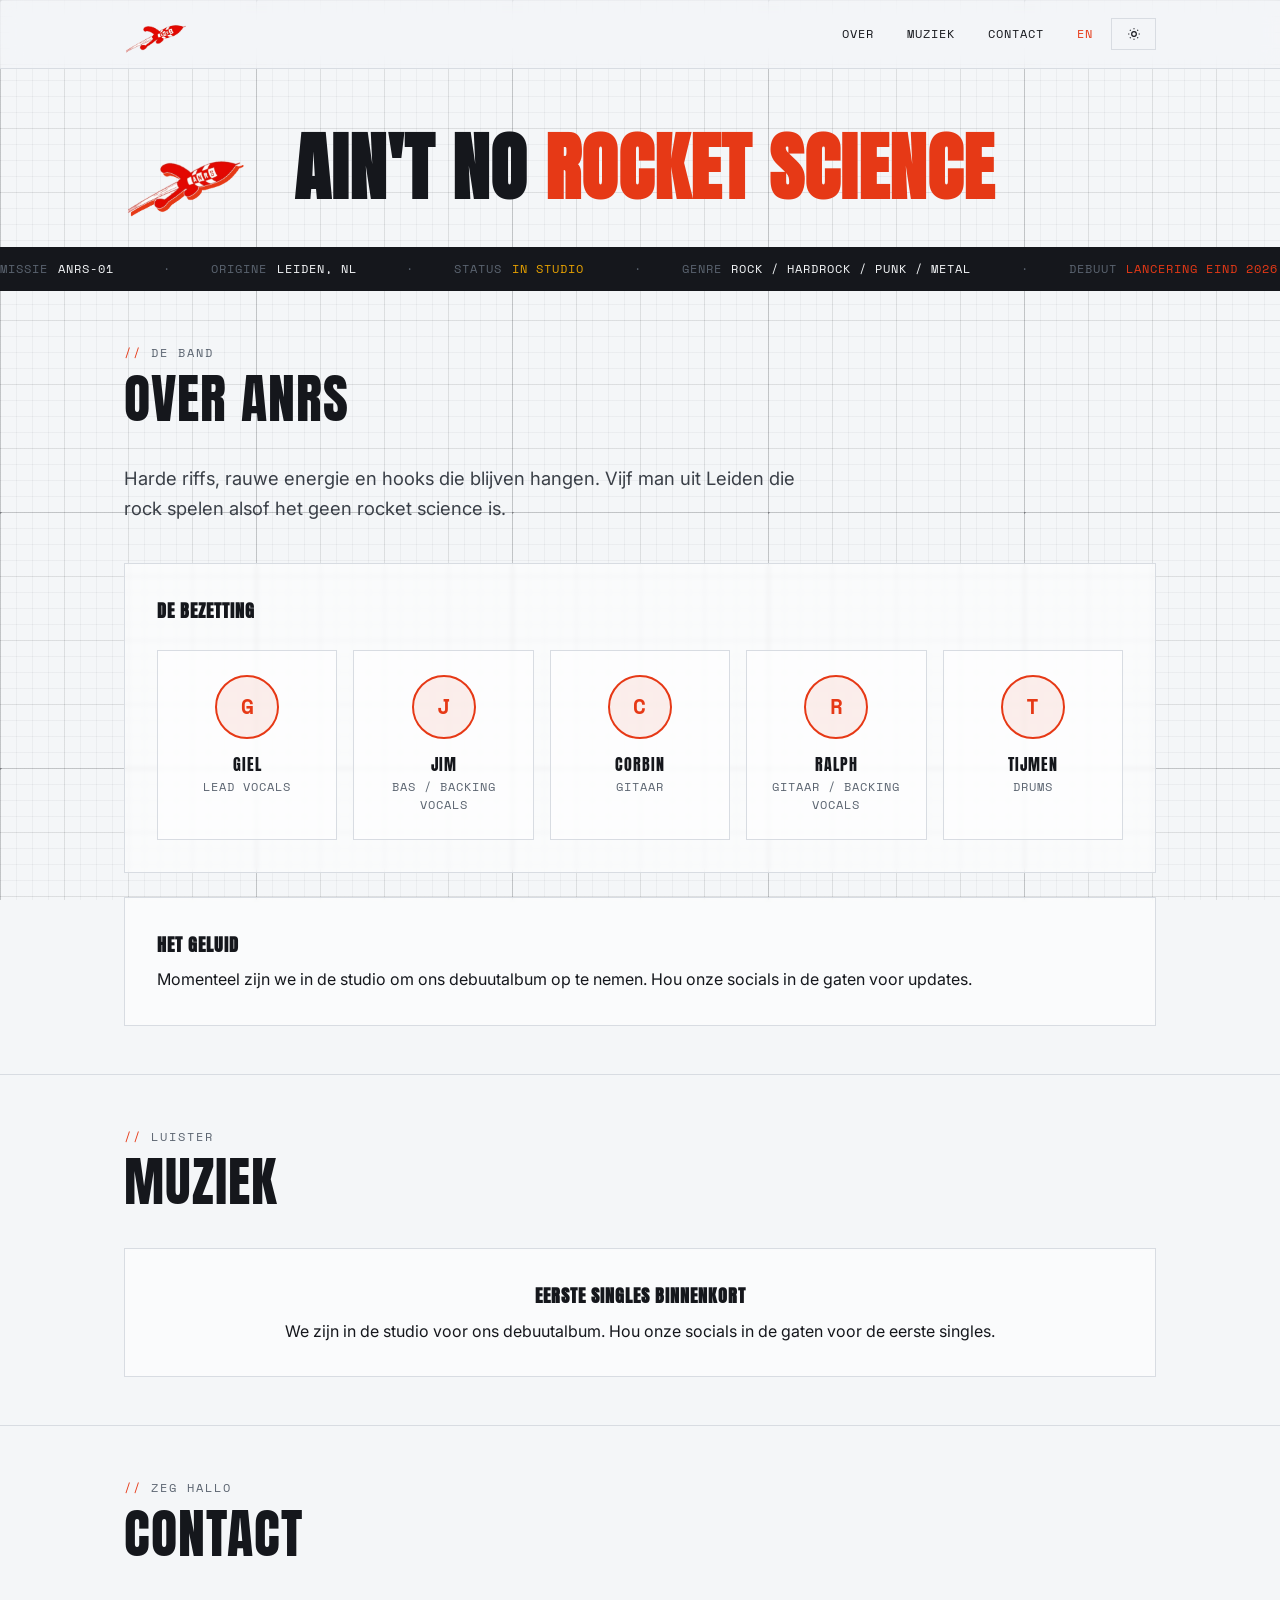
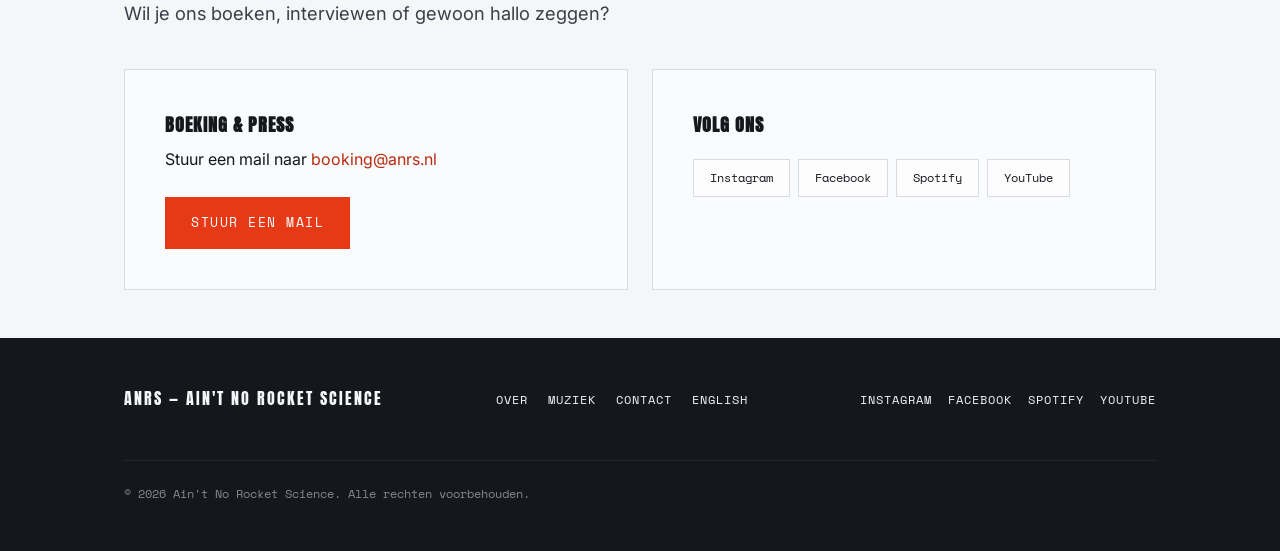
<file: index.html>
<!DOCTYPE html>
<html lang="nl">
<head>
  <meta charset="UTF-8" />
  <meta name="viewport" content="width=device-width, initial-scale=1.0" />
  <title>ANRS — Ain't No Rocket Science</title>
  <meta name="description" content="ANRS (Ain't No Rocket Science) — Rock, hardrock met punk- en metal-invloeden. Uit Leiden. Muziek en contact." />
  <meta name="theme-color" content="#e63916" />
  <meta property="og:type" content="website" />
  <meta property="og:title" content="ANRS — Ain't No Rocket Science" />
  <meta property="og:description" content="Rock, hardrock met punk- en metal-invloeden. Uit Leiden." />
  <meta property="og:image" content="assets/logo.png" />
  <meta property="og:locale" content="nl_NL" />
  <meta property="og:locale:alternate" content="en_GB" />
  <meta name="twitter:card" content="summary_large_image" />
  <link rel="alternate" hreflang="nl" href="https://anrs.nl/" />
  <link rel="alternate" hreflang="en" href="https://anrs.nl/en/" />
  <link rel="icon" href="assets/logo.png" />
  <link rel="apple-touch-icon" href="assets/logo.png" />
  <link rel="preconnect" href="https://fonts.googleapis.com" />
  <link rel="preconnect" href="https://fonts.gstatic.com" crossorigin />
  <link href="https://fonts.googleapis.com/css2?family=Anton&family=Inter:wght@400;500;600;700&family=Space+Mono:wght@400;700&display=swap" rel="stylesheet" />
  <link rel="stylesheet" href="css/styles.css" />
  <script>
    (function () {
      try {
        var saved = localStorage.getItem("anrs-theme");
        var theme = saved || (window.matchMedia("(prefers-color-scheme: dark)").matches ? "dark" : "light");
        document.documentElement.setAttribute("data-theme", theme);
      } catch (e) {
        document.documentElement.setAttribute("data-theme", "light");
      }
    })();
  </script>
  <script type="application/ld+json">
  {
    "@context": "https://schema.org",
    "@type": "MusicGroup",
    "name": "ANRS",
    "alternateName": "Ain't No Rocket Science",
    "description": "Rock, hardrock met punk- en metal-invloeden. Uit Leiden.",
    "url": "https://anrs.nl/",
    "image": "https://anrs.nl/assets/logo.png",
    "genre": ["Rock", "Hard Rock", "Punk", "Metal"],
    "foundingLocation": {
      "@type": "Place",
      "name": "Leiden, Nederland"
    },
    "member": [
      { "@type": "Person", "name": "Giel", "roleName": "Lead Vocals" },
      { "@type": "Person", "name": "Jim", "roleName": "Bas / Backing Vocals" },
      { "@type": "Person", "name": "Corbin", "roleName": "Gitaar" },
      { "@type": "Person", "name": "Ralph", "roleName": "Gitaar / Backing Vocals" },
      { "@type": "Person", "name": "Tijmen", "roleName": "Drums" }
    ]
  }
  </script>
</head>
<body id="top">
  <a href="#top" class="skip-link">Naar inhoud</a>

  <header class="site-header">
    <div class="container">
      <a href="#top" class="brand">
        <img src="assets/logo.png" alt="ANRS logo" class="brand-logo" width="781" height="501" />
      </a>
      <nav class="nav" aria-label="Hoofdnavigatie">
        <button class="nav-toggle" aria-label="Menu openen" aria-expanded="false">
          <span></span><span></span><span></span>
        </button>
        <ul class="nav-list">
          <li><a href="#over">Over</a></li>
          <li><a href="#muziek">Muziek</a></li>
          <li><a href="#contact">Contact</a></li>
          <li><a href="en/index.html" class="lang-switch" hreflang="en" lang="en">EN</a></li>
          <li>
            <button class="theme-toggle" type="button" aria-label="Thema wijzigen" data-theme-toggle>
              <svg class="icon icon-sun" viewBox="0 0 24 24" fill="none" stroke="currentColor" stroke-width="2" aria-hidden="true"><circle cx="12" cy="12" r="4"/><path d="M12 2v2M12 20v2M4.93 4.93l1.41 1.41M17.66 17.66l1.41 1.41M2 12h2M20 12h2M6.34 17.66l-1.41 1.41M19.07 4.93l-1.41 1.41"/></svg>
              <svg class="icon icon-moon" viewBox="0 0 24 24" fill="none" stroke="currentColor" stroke-width="2" aria-hidden="true"><path d="M21 12.79A9 9 0 1 1 11.21 3 7 7 0 0 0 21 12.79z"/></svg>
            </button>
          </li>
        </ul>
      </nav>
    </div>
  </header>

  <main>
    <!-- Hero -->
    <section class="hero">
      <div class="container">
        <div class="hero-inner">
          <img src="assets/logo.png" alt="ANRS logo" class="hero-mark" width="781" height="501" />
          <div>
            <h1 class="hero-name">Ain't No <span class="accent">Rocket Science</span></h1>
          </div>
        </div>
      </div>
    </section>

    <!-- Telemetry ribbon -->
    <div class="telemetry" aria-hidden="true">
      <div class="telemetry-track">
        <span class="telemetry-item"><span class="lbl">MISSIE</span><span class="val">ANRS-01</span></span>
        <span class="telemetry-item"><span class="lbl">ORIGINE</span><span class="val">LEIDEN, NL</span></span>
        <span class="telemetry-item"><span class="lbl">STATUS</span><span class="val live">IN STUDIO</span></span>
        <span class="telemetry-item"><span class="lbl">GENRE</span><span class="val">ROCK / HARDROCK / PUNK / METAL</span></span>
        <span class="telemetry-item"><span class="lbl">DEBUUT</span><span class="val alert">LANCERING EIND 2026</span></span>
        <span class="telemetry-item"><span class="lbl">MISSIE</span><span class="val">ANRS-01</span></span>
        <span class="telemetry-item"><span class="lbl">ORIGINE</span><span class="val">LEIDEN, NL</span></span>
        <span class="telemetry-item"><span class="lbl">STATUS</span><span class="val live">IN STUDIO</span></span>
        <span class="telemetry-item"><span class="lbl">GENRE</span><span class="val">ROCK / HARDROCK / PUNK / METAL</span></span>
        <span class="telemetry-item"><span class="lbl">DEBUUT</span><span class="val alert">LANCERING EIND 2026</span></span>
      </div>
    </div>

    <!-- About -->
    <section class="section" id="over">
      <div class="container">
        <div class="section-head">
          <span class="section-kicker">De band</span>
          <h2 class="section-title">Over ANRS</h2>
        </div>
        <p class="lead">
          Harde riffs, rauwe energie en hooks die blijven hangen. Vijf man uit Leiden die rock spelen alsof het geen rocket science is.
        </p>

        <div class="about-grid">
          <div class="card">
            <h3 class="card-title">De bezetting</h3>
            <ul class="crew-list">
              <li class="crew-card">
                <div class="crew-avatar">G</div>
                <div class="crew-name">Giel</div>
                <div class="crew-role">Lead Vocals</div>
              </li>
              <li class="crew-card">
                <div class="crew-avatar">J</div>
                <div class="crew-name">Jim</div>
                <div class="crew-role">Bas / Backing Vocals</div>
              </li>
              <li class="crew-card">
                <div class="crew-avatar">C</div>
                <div class="crew-name">Corbin</div>
                <div class="crew-role">Gitaar</div>
              </li>
              <li class="crew-card">
                <div class="crew-avatar">R</div>
                <div class="crew-name">Ralph</div>
                <div class="crew-role">Gitaar / Backing Vocals</div>
              </li>
              <li class="crew-card">
                <div class="crew-avatar">T</div>
                <div class="crew-name">Tijmen</div>
                <div class="crew-role">Drums</div>
              </li>
            </ul>
          </div>
          <div class="card">
            <h3 class="card-title">Het geluid</h3>
            <p>
              Momenteel zijn we in de studio om ons debuutalbum op te nemen. Hou onze socials in de gaten voor updates.
            </p>
          </div>
        </div>
      </div>
    </section>

    <!-- Music -->
    <section class="section" id="muziek">
      <div class="container">
        <div class="section-head">
          <span class="section-kicker">Luister</span>
          <h2 class="section-title">Muziek</h2>
        </div>

        <div class="music-grid">
          <div class="card" style="text-align:center;">
            <h3 class="card-title">Eerste singles binnenkort</h3>
            <p>
              We zijn in de studio voor ons debuutalbum. Hou onze socials in de gaten voor de eerste singles.
            </p>
          </div>
        </div>
      </div>
    </section>

    <!-- Contact -->
    <section class="section" id="contact">
      <div class="container">
        <div class="section-head">
          <span class="section-kicker">Zeg hallo</span>
          <h2 class="section-title">Contact</h2>
        </div>
        <p class="lead">Wil je ons boeken, interviewen of gewoon hallo zeggen?</p>

        <div class="contact-grid">
          <div class="card">
            <h3 class="card-title">Boeking &amp; press</h3>
            <p>
              Stuur een mail naar
              <a href="mailto:booking@anrs.nl">booking@anrs.nl</a>
            </p>
            <a href="mailto:booking@anrs.nl" class="btn btn-primary mailto-btn">Stuur een mail</a>
          </div>
          <div class="card">
            <h3 class="card-title">Volg ons</h3>
            <ul class="social-list">
              <li><a href="https://instagram.com/" target="_blank" rel="noopener">Instagram</a></li>
              <li><a href="https://facebook.com/" target="_blank" rel="noopener">Facebook</a></li>
              <li><a href="https://open.spotify.com/" target="_blank" rel="noopener">Spotify</a></li>
              <li><a href="https://youtube.com/" target="_blank" rel="noopener">YouTube</a></li>
            </ul>
          </div>
        </div>
      </div>
    </section>
  </main>

  <footer class="site-footer">
    <div class="container">
      <div class="footer-grid">
        <div class="footer-brand">ANRS — Ain't No Rocket Science</div>
        <ul class="footer-links">
          <li><a href="#over">Over</a></li>
          <li><a href="#muziek">Muziek</a></li>
          <li><a href="#contact">Contact</a></li>
          <li><a href="en/index.html" hreflang="en">English</a></li>
        </ul>
        <ul class="footer-social">
          <li><a href="https://instagram.com/" target="_blank" rel="noopener">Instagram</a></li>
          <li><a href="https://facebook.com/" target="_blank" rel="noopener">Facebook</a></li>
          <li><a href="https://open.spotify.com/" target="_blank" rel="noopener">Spotify</a></li>
          <li><a href="https://youtube.com/" target="_blank" rel="noopener">YouTube</a></li>
        </ul>
        <div class="footer-copy">
          © <span id="year"></span> Ain't No Rocket Science. Alle rechten voorbehouden.
        </div>
      </div>
    </div>
  </footer>

  <script>document.getElementById("year").textContent = new Date().getFullYear();</script>
  <script src="js/main.js"></script>
</body>
</html>
</file>
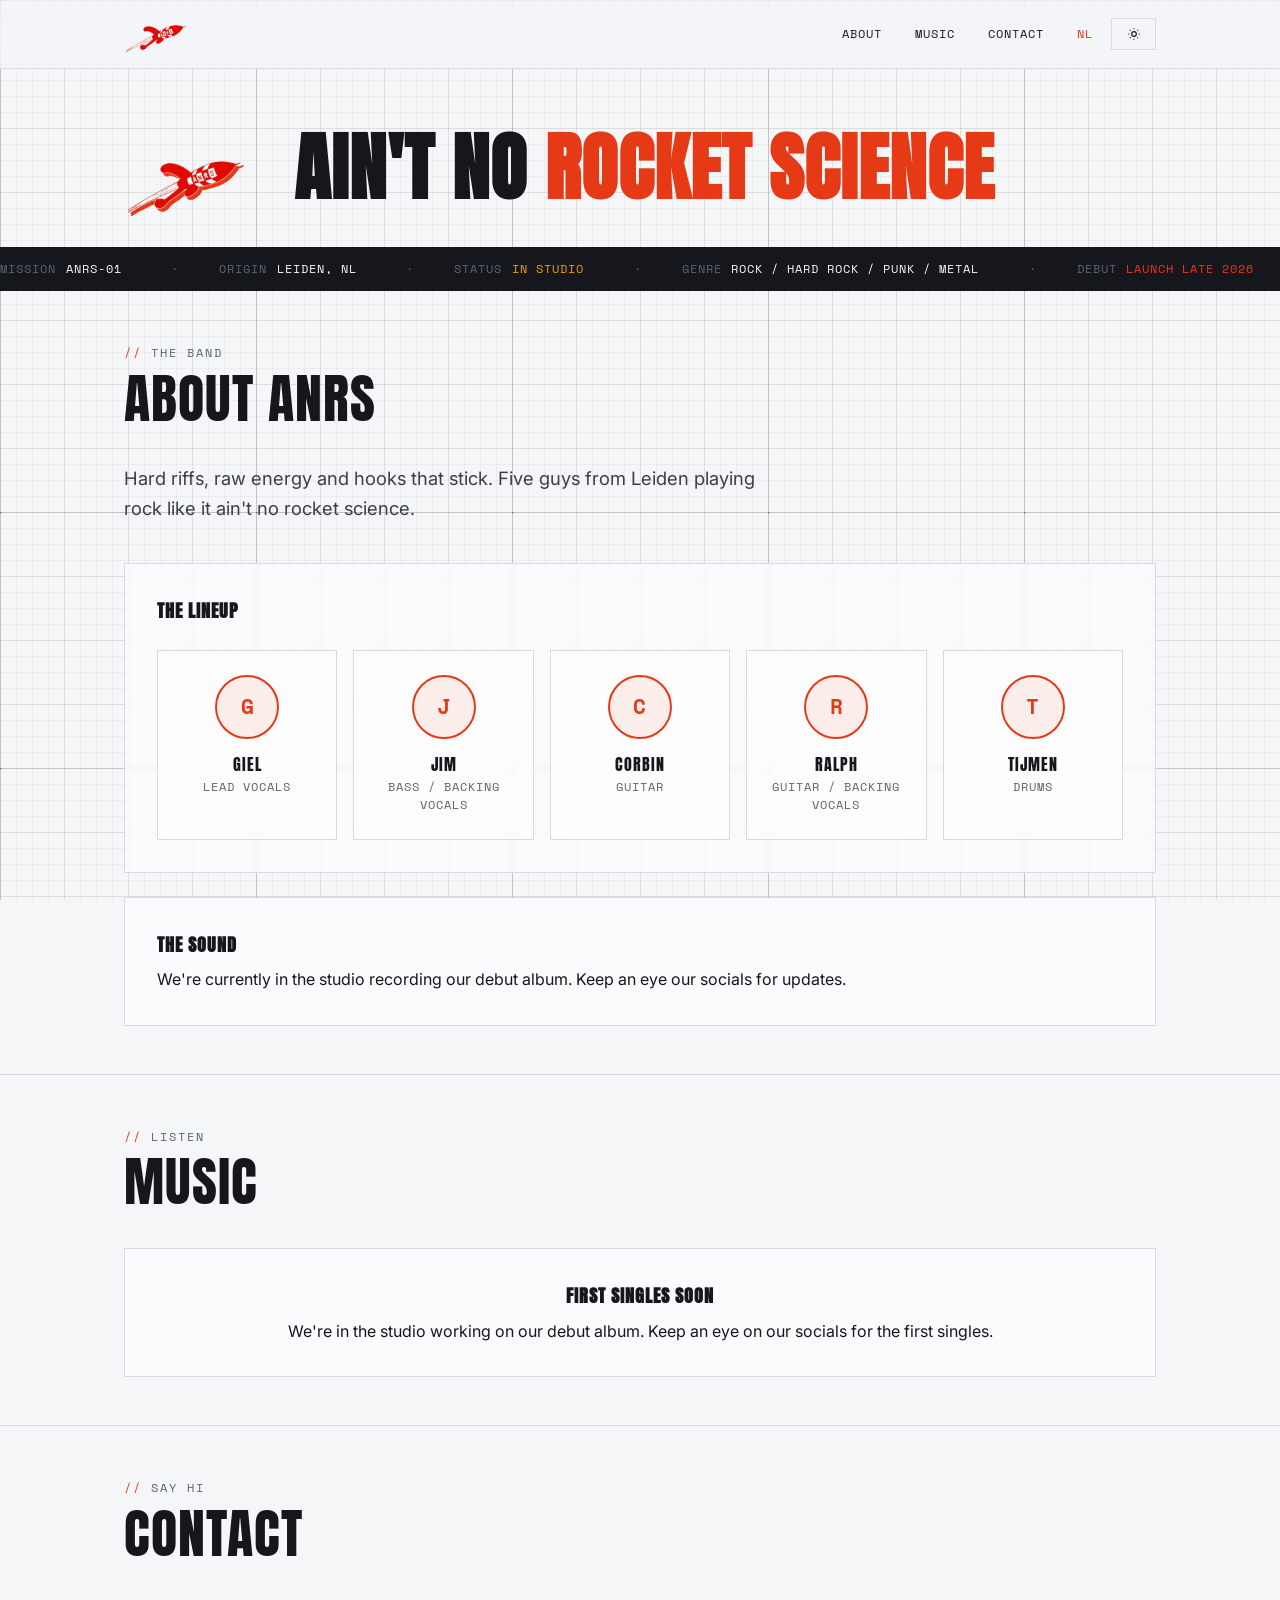
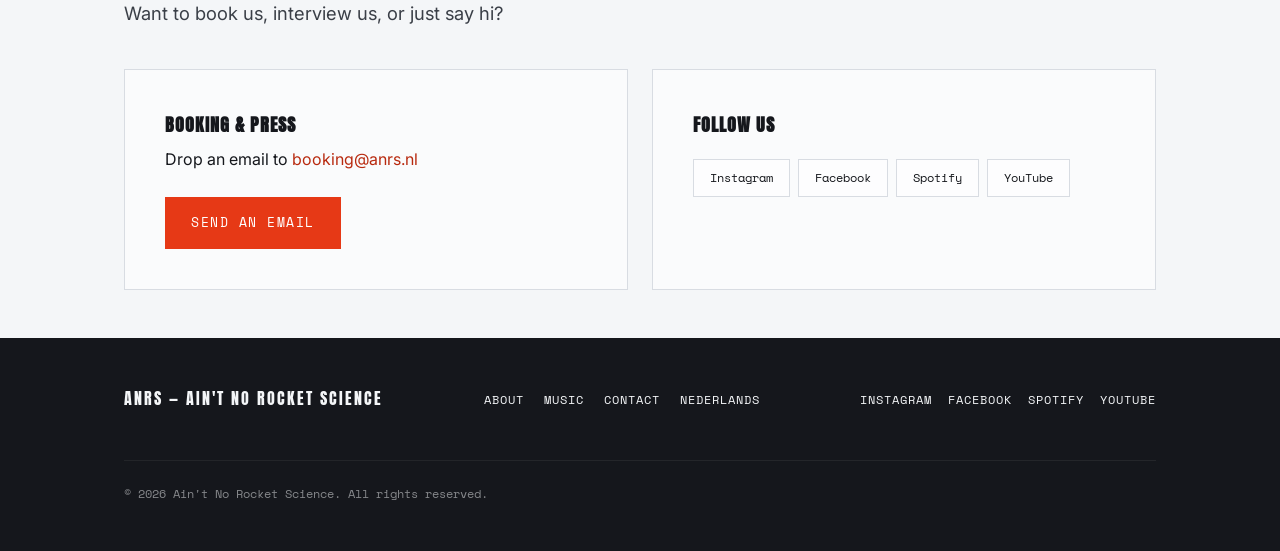
<file: en/index.html>
<!DOCTYPE html>
<html lang="en">
<head>
  <meta charset="UTF-8" />
  <meta name="viewport" content="width=device-width, initial-scale=1.0" />
  <title>ANRS — Ain't No Rocket Science</title>
  <meta name="description" content="ANRS (Ain't No Rocket Science) — Rock, hard rock with punk and metal influences. From Leiden, NL. Music and contact." />
  <meta name="theme-color" content="#e63916" />
  <meta property="og:type" content="website" />
  <meta property="og:title" content="ANRS — Ain't No Rocket Science" />
  <meta property="og:description" content="Rock, hard rock with punk and metal influences. From Leiden, NL." />
  <meta property="og:image" content="../assets/logo.png" />
  <meta property="og:locale" content="en_GB" />
  <meta property="og:locale:alternate" content="nl_NL" />
  <meta name="twitter:card" content="summary_large_image" />
  <link rel="alternate" hreflang="nl" href="https://anrs.nl/" />
  <link rel="alternate" hreflang="en" href="https://anrs.nl/en/" />
  <link rel="icon" href="../assets/logo.png" />
  <link rel="apple-touch-icon" href="../assets/logo.png" />
  <link rel="preconnect" href="https://fonts.googleapis.com" />
  <link rel="preconnect" href="https://fonts.gstatic.com" crossorigin />
  <link href="https://fonts.googleapis.com/css2?family=Anton&family=Inter:wght@400;500;600;700&family=Space+Mono:wght@400;700&display=swap" rel="stylesheet" />
  <link rel="stylesheet" href="../css/styles.css" />
  <script>
    (function () {
      try {
        var saved = localStorage.getItem("anrs-theme");
        var theme = saved || (window.matchMedia("(prefers-color-scheme: dark)").matches ? "dark" : "light");
        document.documentElement.setAttribute("data-theme", theme);
      } catch (e) {
        document.documentElement.setAttribute("data-theme", "light");
      }
    })();
  </script>
  <script type="application/ld+json">
  {
    "@context": "https://schema.org",
    "@type": "MusicGroup",
    "name": "ANRS",
    "alternateName": "Ain't No Rocket Science",
    "description": "Rock, hard rock with punk and metal influences. From Leiden, NL.",
    "url": "https://anrs.nl/en/",
    "image": "https://anrs.nl/assets/logo.png",
    "genre": ["Rock", "Hard Rock", "Punk", "Metal"],
    "foundingLocation": {
      "@type": "Place",
      "name": "Leiden, Netherlands"
    },
    "member": [
      { "@type": "Person", "name": "Giel", "roleName": "Lead Vocals" },
      { "@type": "Person", "name": "Jim", "roleName": "Bass / Backing Vocals" },
      { "@type": "Person", "name": "Corbin", "roleName": "Guitar" },
      { "@type": "Person", "name": "Ralph", "roleName": "Guitar / Backing Vocals" },
      { "@type": "Person", "name": "Tijmen", "roleName": "Drums" }
    ]
  }
  </script>
</head>
<body id="top">
  <a href="#top" class="skip-link">Skip to content</a>

  <header class="site-header">
    <div class="container">
      <a href="#top" class="brand">
        <img src="../assets/logo.png" alt="ANRS logo" class="brand-logo" width="781" height="501" />
      </a>
      <nav class="nav" aria-label="Main navigation">
        <button class="nav-toggle" aria-label="Open menu" aria-expanded="false">
          <span></span><span></span><span></span>
        </button>
        <ul class="nav-list">
          <li><a href="#about">About</a></li>
          <li><a href="#music">Music</a></li>
          <li><a href="#contact">Contact</a></li>
          <li><a href="../index.html" class="lang-switch" hreflang="nl" lang="nl">NL</a></li>
          <li>
            <button class="theme-toggle" type="button" aria-label="Toggle theme" data-theme-toggle>
              <svg class="icon icon-sun" viewBox="0 0 24 24" fill="none" stroke="currentColor" stroke-width="2" aria-hidden="true"><circle cx="12" cy="12" r="4"/><path d="M12 2v2M12 20v2M4.93 4.93l1.41 1.41M17.66 17.66l1.41 1.41M2 12h2M20 12h2M6.34 17.66l-1.41 1.41M19.07 4.93l-1.41 1.41"/></svg>
              <svg class="icon icon-moon" viewBox="0 0 24 24" fill="none" stroke="currentColor" stroke-width="2" aria-hidden="true"><path d="M21 12.79A9 9 0 1 1 11.21 3 7 7 0 0 0 21 12.79z"/></svg>
            </button>
          </li>
        </ul>
      </nav>
    </div>
  </header>

  <main>
    <!-- Hero -->
    <section class="hero">
      <div class="container">
        <div class="hero-inner">
          <img src="../assets/logo.png" alt="ANRS logo" class="hero-mark" width="781" height="501" />
          <div>
            <h1 class="hero-name">Ain't No <span class="accent">Rocket Science</span></h1>
          </div>
        </div>
      </div>
    </section>

    <!-- Telemetry ribbon -->
    <div class="telemetry" aria-hidden="true">
      <div class="telemetry-track">
        <span class="telemetry-item"><span class="lbl">MISSION</span><span class="val">ANRS-01</span></span>
        <span class="telemetry-item"><span class="lbl">ORIGIN</span><span class="val">LEIDEN, NL</span></span>
        <span class="telemetry-item"><span class="lbl">STATUS</span><span class="val live">IN STUDIO</span></span>
        <span class="telemetry-item"><span class="lbl">GENRE</span><span class="val">ROCK / HARD ROCK / PUNK / METAL</span></span>
        <span class="telemetry-item"><span class="lbl">DEBUT</span><span class="val alert">LAUNCH LATE 2026</span></span>
        <span class="telemetry-item"><span class="lbl">MISSION</span><span class="val">ANRS-01</span></span>
        <span class="telemetry-item"><span class="lbl">ORIGIN</span><span class="val">LEIDEN, NL</span></span>
        <span class="telemetry-item"><span class="lbl">STATUS</span><span class="val live">IN STUDIO</span></span>
        <span class="telemetry-item"><span class="lbl">GENRE</span><span class="val">ROCK / HARD ROCK / PUNK / METAL</span></span>
        <span class="telemetry-item"><span class="lbl">DEBUT</span><span class="val alert">LAUNCH LATE 2026</span></span>
      </div>
    </div>

    <!-- About -->
    <section class="section" id="about">
      <div class="container">
        <div class="section-head">
          <span class="section-kicker">The band</span>
          <h2 class="section-title">About ANRS</h2>
        </div>
        <p class="lead">
          Hard riffs, raw energy and hooks that stick. Five guys from Leiden playing rock like it ain't no rocket science.
        </p>

        <div class="about-grid">
          <div class="card">
            <h3 class="card-title">The lineup</h3>
            <ul class="crew-list">
              <li class="crew-card">
                <div class="crew-avatar">G</div>
                <div class="crew-name">Giel</div>
                <div class="crew-role">Lead Vocals</div>
              </li>
              <li class="crew-card">
                <div class="crew-avatar">J</div>
                <div class="crew-name">Jim</div>
                <div class="crew-role">Bass / Backing Vocals</div>
              </li>
              <li class="crew-card">
                <div class="crew-avatar">C</div>
                <div class="crew-name">Corbin</div>
                <div class="crew-role">Guitar</div>
              </li>
              <li class="crew-card">
                <div class="crew-avatar">R</div>
                <div class="crew-name">Ralph</div>
                <div class="crew-role">Guitar / Backing Vocals</div>
              </li>
              <li class="crew-card">
                <div class="crew-avatar">T</div>
                <div class="crew-name">Tijmen</div>
                <div class="crew-role">Drums</div>
              </li>
            </ul>
          </div>
          <div class="card">
            <h3 class="card-title">The sound</h3>
            <p>
              We're currently in the studio recording our debut album. Keep an eye our socials for updates.
            </p>
          </div>
        </div>
      </div>
    </section>

    <!-- Music -->
    <section class="section" id="music">
      <div class="container">
        <div class="section-head">
          <span class="section-kicker">Listen</span>
          <h2 class="section-title">Music</h2>
        </div>

        <div class="music-grid">
          <div class="card" style="text-align:center;">
            <h3 class="card-title">First singles soon</h3>
            <p>
              We're in the studio working on our debut album. Keep an eye on our socials for the first singles.
            </p>
          </div>
        </div>
      </div>
    </section>

    <!-- Contact -->
    <section class="section" id="contact">
      <div class="container">
        <div class="section-head">
          <span class="section-kicker">Say hi</span>
          <h2 class="section-title">Contact</h2>
        </div>
        <p class="lead">Want to book us, interview us, or just say hi?</p>

        <div class="contact-grid">
          <div class="card">
            <h3 class="card-title">Booking &amp; press</h3>
            <p>
              Drop an email to
              <a href="mailto:booking@anrs.nl">booking@anrs.nl</a>
            </p>
            <a href="mailto:booking@anrs.nl" class="btn btn-primary mailto-btn">Send an email</a>
          </div>
          <div class="card">
            <h3 class="card-title">Follow us</h3>
            <ul class="social-list">
              <li><a href="https://instagram.com/" target="_blank" rel="noopener">Instagram</a></li>
              <li><a href="https://facebook.com/" target="_blank" rel="noopener">Facebook</a></li>
              <li><a href="https://open.spotify.com/" target="_blank" rel="noopener">Spotify</a></li>
              <li><a href="https://youtube.com/" target="_blank" rel="noopener">YouTube</a></li>
            </ul>
          </div>
        </div>
      </div>
    </section>
  </main>

  <footer class="site-footer">
    <div class="container">
      <div class="footer-grid">
        <div class="footer-brand">ANRS — Ain't No Rocket Science</div>
        <ul class="footer-links">
          <li><a href="#about">About</a></li>
          <li><a href="#music">Music</a></li>
          <li><a href="#contact">Contact</a></li>
          <li><a href="../index.html" hreflang="nl">Nederlands</a></li>
        </ul>
        <ul class="footer-social">
          <li><a href="https://instagram.com/" target="_blank" rel="noopener">Instagram</a></li>
          <li><a href="https://facebook.com/" target="_blank" rel="noopener">Facebook</a></li>
          <li><a href="https://open.spotify.com/" target="_blank" rel="noopener">Spotify</a></li>
          <li><a href="https://youtube.com/" target="_blank" rel="noopener">YouTube</a></li>
        </ul>
        <div class="footer-copy">
          © <span id="year"></span> Ain't No Rocket Science. All rights reserved.
        </div>
      </div>
    </div>
  </footer>

  <script>document.getElementById("year").textContent = new Date().getFullYear();</script>
  <script src="../js/main.js"></script>
</body>
</html>
</file>
<file: css/styles.css>
/* =========================================================
   ANRS — Ain't No Rocket Science
   "Mission dossier": engineering paper + telemetry ribbon
   ========================================================= */

:root {
  --paper: #f4f6f8;
  --paper-2: #ffffff;
  --ink: #15171c;
  --red: #e63916;
  --red-dark: #b82a0f;
  --amber: #e8a200;
  --slate: #5b6470;
  --grid-minor: rgba(21, 23, 28, 0.04);
  --grid-medium: rgba(21, 23, 28, 0.07);
  --grid-major: rgba(21, 23, 28, 0.13);
  --grid-cross: rgba(21, 23, 28, 0.26);
  --line: #d8dce2;
  --card-bg: rgba(255, 255, 255, 0.55);
  --header-bg: rgba(244, 246, 248, 0.7);
  --link: var(--red-dark);
  --link-hover: var(--red);
  --muted-ink: #3a3f47;
  --ribbon-bg: #15171c;
  --ribbon-fg: #f4f6f8;
  --ribbon-muted: #5b6470;
  --avatar-bg: rgba(230, 57, 22, 0.08);

  --font-display: "Anton", "Arial Narrow", sans-serif;
  --font-body: "Inter", system-ui, sans-serif;
  --font-mono: "Space Mono", "Courier New", monospace;

  --maxw: 1080px;
}

/* Dark mode = blueprint blue. Applied via [data-theme="dark"] on <html>.
   Matches the blue branch palette: brighter blueprint, not navy-black. */
:root[data-theme="dark"] {
  --paper: #123a4d;
  --paper-2: #eef2f4;
  --ink: #e6edf0;
  --red: #e63916;
  --red-dark: #b82a0f;
  --amber: #e8a200;
  --slate: #9fb3bd;
  --grid-minor: rgba(255, 255, 255, 0.04);
  --grid-medium: rgba(255, 255, 255, 0.08);
  --grid-major: rgba(255, 255, 255, 0.15);
  --grid-cross: rgba(255, 255, 255, 0.32);
  --line: rgba(255, 255, 255, 0.18);
  --card-bg: rgba(255, 255, 255, 0.04);
  --header-bg: rgba(18, 58, 77, 0.55);
  --link: #e6edf0;
  --link-hover: #e63916;
  --muted-ink: #c7d4db;
  --ribbon-bg: #07232f;
  --ribbon-fg: #eef2f4;
  --ribbon-muted: #b8c6cc;
  --avatar-bg: rgba(230, 57, 22, 0.12);
  color-scheme: dark;
}

:root[data-theme="light"] {
  color-scheme: light;
}

* {
  box-sizing: border-box;
  margin: 0;
  padding: 0;
}

html {
  scroll-behavior: smooth;
  -webkit-text-size-adjust: 100%;
}

body {
  font-family: var(--font-body);
  color: var(--ink);
  background: var(--paper);
  line-height: 1.6;
  overflow-x: hidden;
  position: relative;
}

/* Engineering graph paper: 3 line weights + registration dots */
body::before {
  content: "";
  position: fixed;
  inset: 0;
  background-image:
    linear-gradient(to right, var(--grid-minor) 1px, transparent 1px),
    linear-gradient(to bottom, var(--grid-minor) 1px, transparent 1px),
    linear-gradient(to right, var(--grid-medium) 1px, transparent 1px),
    linear-gradient(to bottom, var(--grid-medium) 1px, transparent 1px),
    linear-gradient(to right, var(--grid-major) 1px, transparent 1px),
    linear-gradient(to bottom, var(--grid-major) 1px, transparent 1px),
    radial-gradient(circle at 0 0, var(--grid-cross) 1.6px, transparent 2.2px);
  background-size:
    16px 16px,
    16px 16px,
    64px 64px,
    64px 64px,
    256px 256px,
    256px 256px,
    256px 256px;
  background-position: 0 0;
  pointer-events: none;
  z-index: 0;
}

img {
  max-width: 100%;
  display: block;
}

a {
  color: var(--link);
  text-decoration: none;
}

a:hover {
  color: var(--link-hover);
  text-decoration: underline;
}

::selection {
  background: var(--red);
  color: #ffffff;
}

/* ---------- Focus states ---------- */
a:focus-visible,
button:focus-visible,
.btn:focus-visible,
.nav-list a:focus-visible,
.social-list a:focus-visible {
  outline: 3px solid var(--red);
  outline-offset: 2px;
  text-decoration: none;
  border-radius: 1px;
}

/* ---------- Skip link ---------- */
.skip-link {
  position: absolute;
  top: -100px;
  left: 1rem;
  z-index: 200;
  background: var(--ink);
  color: var(--paper);
  padding: 0.75rem 1.25rem;
  font-family: var(--font-mono);
  font-size: 0.8rem;
  text-transform: uppercase;
  letter-spacing: 1px;
  transition: top 0.15s;
}

.skip-link:focus {
  top: 0.75rem;
}

/* ---------- Layout ---------- */
.container {
  width: 100%;
  max-width: var(--maxw);
  margin: 0 auto;
  padding: 0 1.5rem;
  position: relative;
  z-index: 1;
}

.section {
  padding: 3rem 0;
  position: relative;
  z-index: 1;
  scroll-margin-top: 80px;
}

.section + .section {
  border-top: 1px solid var(--line);
}

.section-head {
  margin-bottom: 2.5rem;
}

.section-kicker {
  display: inline-block;
  font-family: var(--font-mono);
  text-transform: uppercase;
  letter-spacing: 2px;
  font-size: 0.78rem;
  color: var(--slate);
  margin-bottom: 0.6rem;
}

.section-kicker::before {
  content: "// ";
  color: var(--red);
}

.section-title {
  font-family: var(--font-display);
  font-weight: 400;
  text-transform: uppercase;
  letter-spacing: 1px;
  line-height: 0.95;
  font-size: clamp(2.2rem, 6vw, 3.4rem);
}

.lead {
  font-size: 1.15rem;
  max-width: 56ch;
  color: var(--muted-ink);
}

/* ---------- Header / nav ---------- */
.site-header {
  position: sticky;
  top: 0;
  z-index: 100;
  background: var(--header-bg);
  backdrop-filter: saturate(180%) blur(10px);
  border-bottom: 1px solid var(--line);
}

.site-header .container {
  display: flex;
  align-items: center;
  justify-content: space-between;
  gap: 1rem;
  min-height: 68px;
}

.brand {
  display: flex;
  align-items: center;
  gap: 0.65rem;
  text-decoration: none;
  color: var(--ink);
}

.brand-logo {
  height: 44px;
  width: auto;
  object-fit: contain;
}

.nav-list {
  list-style: none;
  display: flex;
  align-items: center;
  gap: 0.25rem;
}

.nav-list a {
  display: inline-block;
  padding: 0.5rem 0.9rem;
  font-family: var(--font-mono);
  text-transform: uppercase;
  letter-spacing: 1px;
  font-size: 0.78rem;
  color: var(--ink);
  touch-action: manipulation;
}

.nav-list a:hover {
  color: var(--red);
  text-decoration: none;
}

.lang-switch {
  color: var(--red) !important;
}

/* Theme toggle button — sits in the nav, styled like the lang switch */
.theme-toggle {
  display: inline-flex;
  align-items: center;
  gap: 0.4rem;
  padding: 0.5rem 0.9rem;
  font-family: var(--font-mono);
  text-transform: uppercase;
  letter-spacing: 1px;
  font-size: 0.78rem;
  color: var(--ink);
  background: transparent;
  border: 1px solid var(--line);
  cursor: pointer;
  touch-action: manipulation;
}

.theme-toggle:hover {
  color: var(--red);
  border-color: var(--red);
}

.theme-toggle .icon {
  width: 14px;
  height: 14px;
  display: inline-block;
}

/* Sun icon shows by default and in light mode (click to go dark).
   Moon icon shows in dark mode (click to go light).
   Default to sun when data-theme is absent (progressive enhancement).
   Scoped under .theme-toggle to beat the .theme-toggle .icon display rule. */
.theme-toggle .icon-moon { display: none; }
.theme-toggle .icon-sun { display: inline-block; }
[data-theme="dark"] .theme-toggle .icon-sun { display: none; }
[data-theme="dark"] .theme-toggle .icon-moon { display: inline-block; }

.nav-toggle {
  display: none;
  flex-direction: column;
  justify-content: center;
  gap: 5px;
  width: 44px;
  height: 44px;
  background: transparent;
  border: 1px solid var(--line);
  cursor: pointer;
}

.nav-toggle span {
  display: block;
  width: 22px;
  height: 2px;
  background: var(--ink);
  margin: 0 auto;
  transition: 0.2s;
}

.nav-toggle[aria-expanded="true"] span:nth-child(1) {
  transform: translateY(7px) rotate(45deg);
}
.nav-toggle[aria-expanded="true"] span:nth-child(2) {
  opacity: 0;
}
.nav-toggle[aria-expanded="true"] span:nth-child(3) {
  transform: translateY(-7px) rotate(-45deg);
}

/* ---------- Hero ---------- */
.hero {
  padding: 4rem 0 1.5rem;
  position: relative;
  z-index: 1;
}

.hero-inner {
  display: grid;
  grid-template-columns: 1fr;
  gap: 2rem;
  align-items: center;
}

.hero-mark {
  width: 120px;
  height: auto;
  filter: drop-shadow(3px 3px 0 var(--red));
}

.hero-name {
  font-family: var(--font-display);
  text-transform: uppercase;
  font-size: clamp(1.9rem, 8vw, 4.6rem);
  line-height: 0.95;
  letter-spacing: 1px;
  margin-bottom: 1.25rem;
  white-space: nowrap;
}

.hero-name .accent {
  color: var(--red);
}

.hero-tagline {
  font-size: clamp(1.1rem, 2.4vw, 1.3rem);
  font-weight: 500;
  max-width: 46ch;
  margin-bottom: 2.5rem;
  color: var(--muted-ink);
}

.hero-cta {
  display: inline-flex;
  flex-wrap: wrap;
  gap: 0.75rem;
}

.btn {
  display: inline-block;
  font-family: var(--font-mono);
  text-transform: uppercase;
  letter-spacing: 1.5px;
  font-size: 0.82rem;
  padding: 0.85rem 1.5rem;
  border: 2px solid var(--ink);
  background: transparent;
  color: var(--ink);
  transition: background 0.15s, color 0.15s, border-color 0.15s;
  touch-action: manipulation;
}

.btn:hover {
  text-decoration: none;
  background: var(--ink);
  color: var(--paper);
}

.btn-primary {
  background: var(--red);
  color: var(--paper-2);
  border-color: var(--red);
}

.btn-primary:hover {
  background: var(--red-dark);
  border-color: var(--red-dark);
  color: var(--paper-2);
}

/* ---------- Telemetry ribbon (signature element) ---------- */
.telemetry {
  position: relative;
  z-index: 1;
  background: var(--ribbon-bg);
  color: var(--ribbon-fg);
  border-top: 1px solid var(--ribbon-bg);
  border-bottom: 1px solid var(--ribbon-bg);
  overflow: hidden;
}

.telemetry-track {
  display: flex;
  white-space: nowrap;
  font-family: var(--font-mono);
  font-size: 0.78rem;
  letter-spacing: 1px;
  padding: 0.7rem 0;
  gap: 2.5rem;
  width: max-content;
  animation: telemetry-scroll 32s linear infinite;
}

.telemetry-item {
  display: inline-flex;
  align-items: center;
  gap: 0.6rem;
  text-transform: uppercase;
}

.telemetry-item .lbl {
  color: var(--ribbon-muted);
}

.telemetry-item .val {
  color: var(--ribbon-fg);
}

.telemetry-item .val.live {
  color: var(--amber);
}

.telemetry-item .val.alert {
  color: var(--red);
}

.telemetry-item::after {
  content: "·";
  color: var(--ribbon-muted);
  margin-left: 2.5rem;
}

.telemetry-item:last-child::after {
  content: "";
}

@keyframes telemetry-scroll {
  from { transform: translateX(0); }
  to { transform: translateX(-50%); }
}

/* ---------- Cards ---------- */
.card {
  background: var(--card-bg);
  border: 1px solid var(--line);
  padding: 2rem;
  position: relative;
  backdrop-filter: blur(2px);
}

.card-title {
  font-family: var(--font-display);
  text-transform: uppercase;
  letter-spacing: 1px;
  font-size: 1.15rem;
  margin-bottom: 0.5rem;
}

.card p + p {
  margin-top: 0.75rem;
}

/* ---------- About / crew ---------- */
.about-grid {
  display: grid;
  grid-template-columns: 1fr;
  gap: 1.5rem;
  margin-top: 2.5rem;
}

.crew-list {
  list-style: none;
  display: grid;
  grid-template-columns: repeat(auto-fit, minmax(150px, 1fr));
  gap: 1rem;
  margin-top: 1.5rem;
}

.crew-card {
  text-align: center;
  padding: 1.5rem 1rem;
  border: 1px solid var(--line);
  background: var(--card-bg);
}

.crew-avatar {
  width: 64px;
  height: 64px;
  margin: 0 auto 0.85rem;
  border-radius: 50%;
  background: var(--avatar-bg);
  border: 2px solid var(--red);
  display: flex;
  align-items: center;
  justify-content: center;
  font-family: var(--font-mono);
  font-weight: 700;
  font-size: 1.3rem;
  color: var(--red);
}

.crew-name {
  font-family: var(--font-display);
  text-transform: uppercase;
  letter-spacing: 1px;
  font-size: 1rem;
}

.crew-role {
  font-family: var(--font-mono);
  font-size: 0.72rem;
  color: var(--slate);
  text-transform: uppercase;
  letter-spacing: 1px;
}

/* ---------- Music ---------- */
.music-grid {
  display: grid;
  grid-template-columns: 1fr;
  gap: 1.5rem;
  margin-top: 2.5rem;
}

.stream-links {
  display: flex;
  flex-wrap: wrap;
  gap: 0.75rem;
  margin-top: 2.5rem;
}

.stream-links .btn {
  font-size: 0.78rem;
  padding: 0.7rem 1.2rem;
}

/* ---------- Contact ---------- */
.contact-grid {
  display: grid;
  grid-template-columns: 1fr;
  gap: 1.5rem;
  margin-top: 2.5rem;
}

.contact-grid .card {
  padding: 2.5rem;
}

.social-list {
  list-style: none;
  display: flex;
  flex-wrap: wrap;
  gap: 0.5rem;
  margin-top: 1.25rem;
}

.social-list a {
  display: inline-flex;
  align-items: center;
  gap: 0.4rem;
  padding: 0.5rem 1rem;
  border: 1px solid var(--line);
  background: var(--card-bg);
  color: var(--ink);
  font-family: var(--font-mono);
  font-size: 0.78rem;
  touch-action: manipulation;
}

.social-list a:hover {
  border-color: var(--red);
  background: var(--red);
  color: #ffffff;
  text-decoration: none;
}

.mailto-btn {
  display: inline-block;
  margin-top: 1.5rem;
}

/* ---------- Footer ---------- */
.site-footer {
  background: var(--ribbon-bg);
  color: var(--ribbon-fg);
  padding: 3rem 0;
  position: relative;
  z-index: 1;
}

.site-footer a {
  color: var(--ribbon-fg);
}

.site-footer a:hover {
  color: var(--red);
  text-decoration: none;
}

.footer-grid {
  display: flex;
  flex-wrap: wrap;
  gap: 1rem;
  justify-content: space-between;
  align-items: center;
}

.footer-brand {
  font-family: var(--font-display);
  letter-spacing: 2px;
  text-transform: uppercase;
}

.footer-links {
  list-style: none;
  display: flex;
  flex-wrap: wrap;
  gap: 1.25rem;
}

.footer-links a {
  font-family: var(--font-mono);
  text-transform: uppercase;
  letter-spacing: 1px;
  font-size: 0.75rem;
}

.footer-social {
  list-style: none;
  display: flex;
  flex-wrap: wrap;
  gap: 0.5rem 1rem;
}

.footer-social a {
  font-family: var(--font-mono);
  text-transform: uppercase;
  letter-spacing: 1px;
  font-size: 0.75rem;
}

.footer-copy {
  width: 100%;
  font-family: var(--font-mono);
  font-size: 0.72rem;
  opacity: 0.5;
  border-top: 1px solid rgba(255, 255, 255, 0.12);
  margin-top: 2rem;
  padding-top: 1.5rem;
}

/* ---------- Responsive ---------- */
@media (max-width: 760px) {
  .nav-toggle {
    display: flex;
  }

  .nav-list {
    position: absolute;
    top: 100%;
    left: 0;
    right: 0;
    flex-direction: column;
    align-items: stretch;
    background: var(--paper);
    border-bottom: 1px solid var(--line);
    padding: 0.5rem 1.5rem;
    gap: 0;
    display: none;
  }

  .nav-list.open {
    display: flex;
  }

  .nav-list li {
    width: 100%;
  }

  .nav-list a {
    display: block;
    width: 100%;
    padding: 0.85rem 0;
    border-bottom: 1px solid var(--line);
  }

  .nav-list li:last-child a {
    border-bottom: 0;
  }

  .hero {
    padding: 2.5rem 0 1.5rem;
  }

  .hero-mark {
    width: 90px;
  }
}

@media (min-width: 720px) {
  .hero-inner {
    grid-template-columns: auto 1fr;
    gap: 2.5rem;
  }

  .hero-mark {
    width: 130px;
  }

  .about-grid {
    grid-template-columns: 1fr;
  }

  .contact-grid {
    grid-template-columns: 1fr 1fr;
  }
}

/* ---------- Reduced motion ---------- */
@media (prefers-reduced-motion: reduce) {
  html {
    scroll-behavior: auto;
  }
  * {
    transition: none !important;
    animation: none !important;
  }
  .telemetry-track {
    animation: none;
  }
}
</file>
